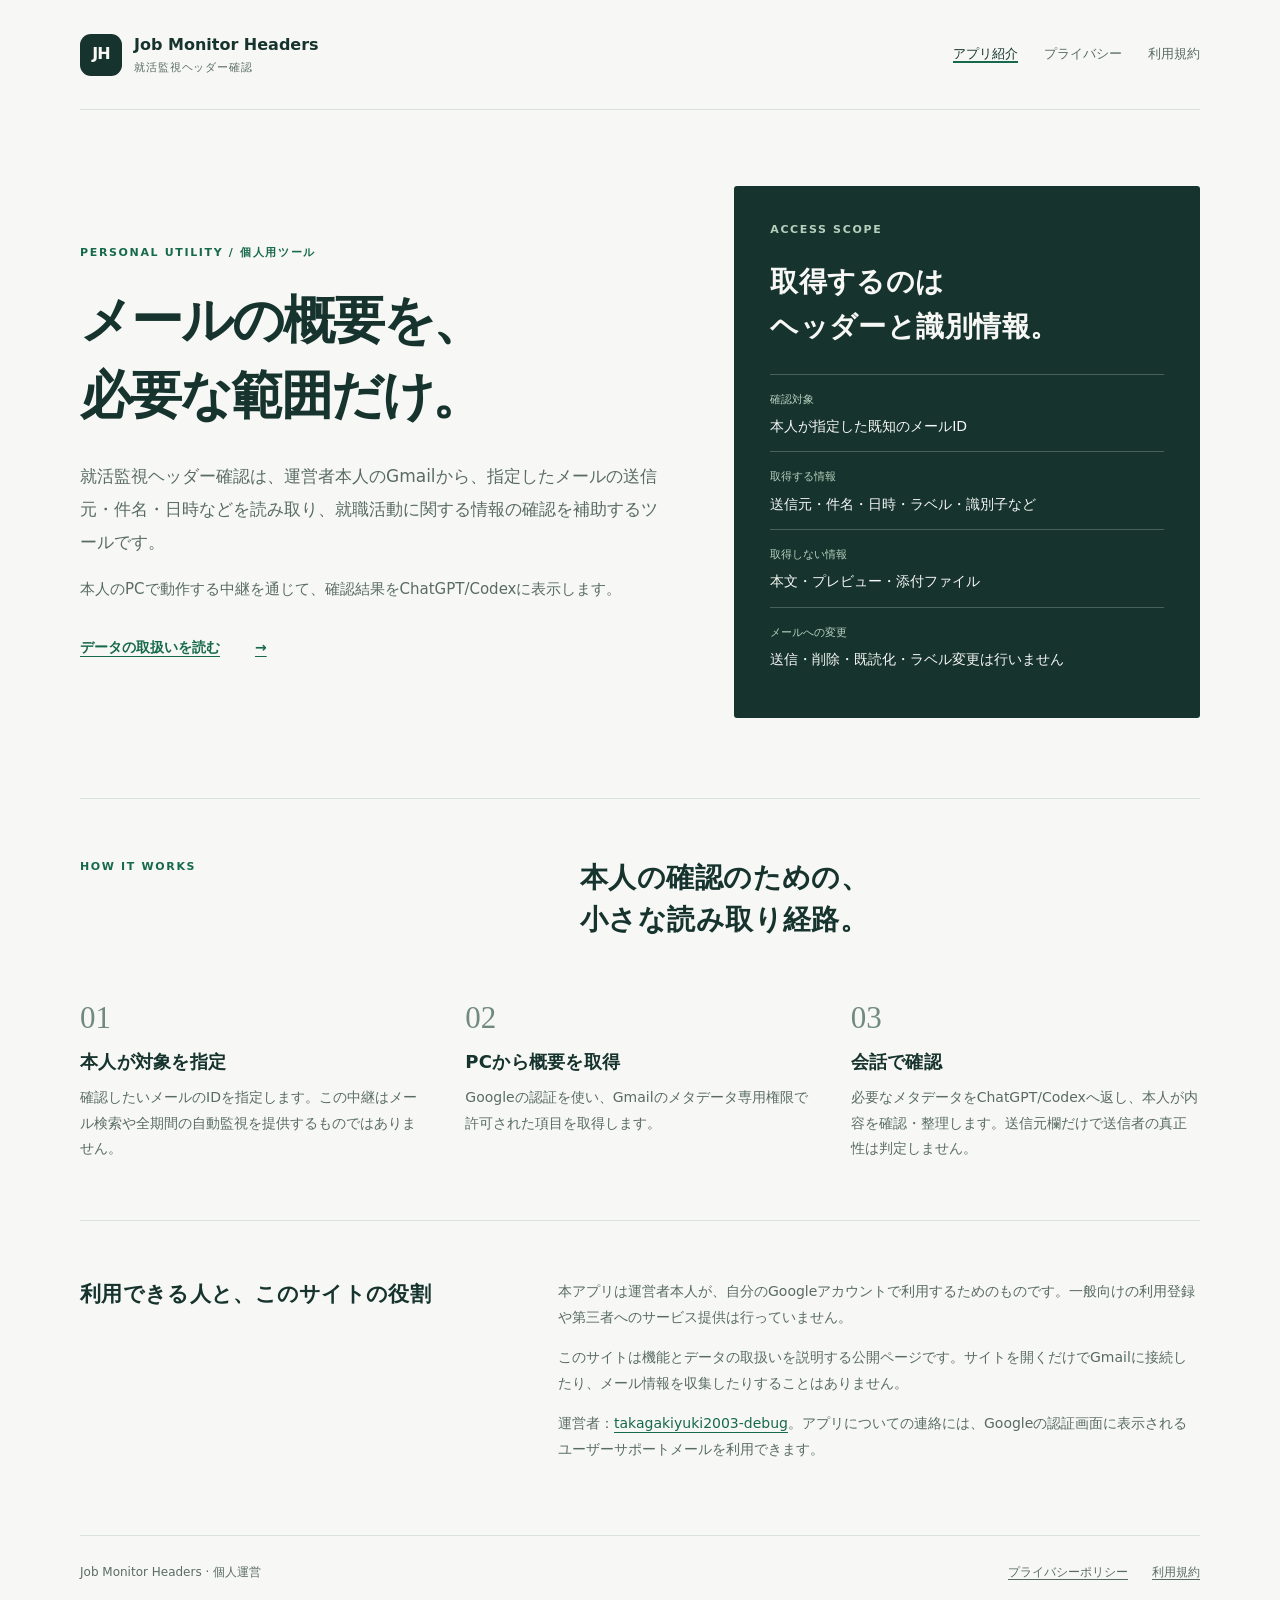
<file: index.html>
<!doctype html>
<html lang="ja">
<head>
  <meta charset="utf-8">
  <meta name="viewport" content="width=device-width,initial-scale=1">
  <meta name="description" content="就活監視ヘッダー確認（Job Monitor Headers）の機能とデータの取扱いを説明する個人用アプリの案内サイトです。">
  <meta name="robots" content="noindex,follow">
  <title>就活監視ヘッダー確認 | Job Monitor Headers</title>
  <link rel="stylesheet" href="style.css">
</head>
<body>
  <a class="skip" href="#main">本文へ移動</a>
  <header class="header wrap">
    <a class="brand" href="index.html"><span class="mark" aria-hidden="true">JH</span><span>Job Monitor Headers<small>就活監視ヘッダー確認</small></span></a>
    <nav aria-label="メインメニュー"><a href="index.html" aria-current="page">アプリ紹介</a><a href="privacy.html">プライバシー</a><a href="terms.html">利用規約</a></nav>
  </header>
  <main id="main" class="wrap">
    <section class="hero">
      <div><p class="eyebrow">PERSONAL UTILITY / 個人用ツール</p><h1>メールの概要を、<br>必要な範囲だけ。</h1><p class="lead">就活監視ヘッダー確認は、運営者本人のGmailから、指定したメールの送信元・件名・日時などを読み取り、就職活動に関する情報の確認を補助するツールです。</p><p>本人のPCで動作する中継を通じて、確認結果をChatGPT/Codexに表示します。</p><a class="text-link" href="privacy.html">データの取扱いを読む <span aria-hidden="true">→</span></a></div>
      <aside class="scope" aria-labelledby="scope-title"><p class="eyebrow">ACCESS SCOPE</p><h2 id="scope-title">取得するのは<br>ヘッダーと識別情報。</h2><dl><div><dt>確認対象</dt><dd>本人が指定した既知のメールID</dd></div><div><dt>取得する情報</dt><dd>送信元・件名・日時・ラベル・識別子など</dd></div><div><dt>取得しない情報</dt><dd>本文・プレビュー・添付ファイル</dd></div><div><dt>メールへの変更</dt><dd>送信・削除・既読化・ラベル変更は行いません</dd></div></dl></aside>
    </section>
    <section class="section"><div class="section-heading"><p class="eyebrow">HOW IT WORKS</p><h2>本人の確認のための、<br>小さな読み取り経路。</h2></div><ol class="steps"><li><span class="number">01</span><h3>本人が対象を指定</h3><p>確認したいメールのIDを指定します。この中継はメール検索や全期間の自動監視を提供するものではありません。</p></li><li><span class="number">02</span><h3>PCから概要を取得</h3><p>Googleの認証を使い、Gmailのメタデータ専用権限で許可された項目を取得します。</p></li><li><span class="number">03</span><h3>会話で確認</h3><p>必要なメタデータをChatGPT/Codexへ返し、本人が内容を確認・整理します。送信元欄だけで送信者の真正性は判定しません。</p></li></ol></section>
    <section class="section note-section"><h2>利用できる人と、このサイトの役割</h2><div><p>本アプリは運営者本人が、自分のGoogleアカウントで利用するためのものです。一般向けの利用登録や第三者へのサービス提供は行っていません。</p><p>このサイトは機能とデータの取扱いを説明する公開ページです。サイトを開くだけでGmailに接続したり、メール情報を収集したりすることはありません。</p><p>運営者：<a href="https://github.com/takagakiyuki2003-debug">takagakiyuki2003-debug</a>。アプリについての連絡には、Googleの認証画面に表示されるユーザーサポートメールを利用できます。</p></div></section>
  </main>
  <footer class="footer wrap"><span>Job Monitor Headers · 個人運営</span><div><a href="privacy.html">プライバシーポリシー</a><a href="terms.html">利用規約</a></div></footer>
</body>
</html>
</file>
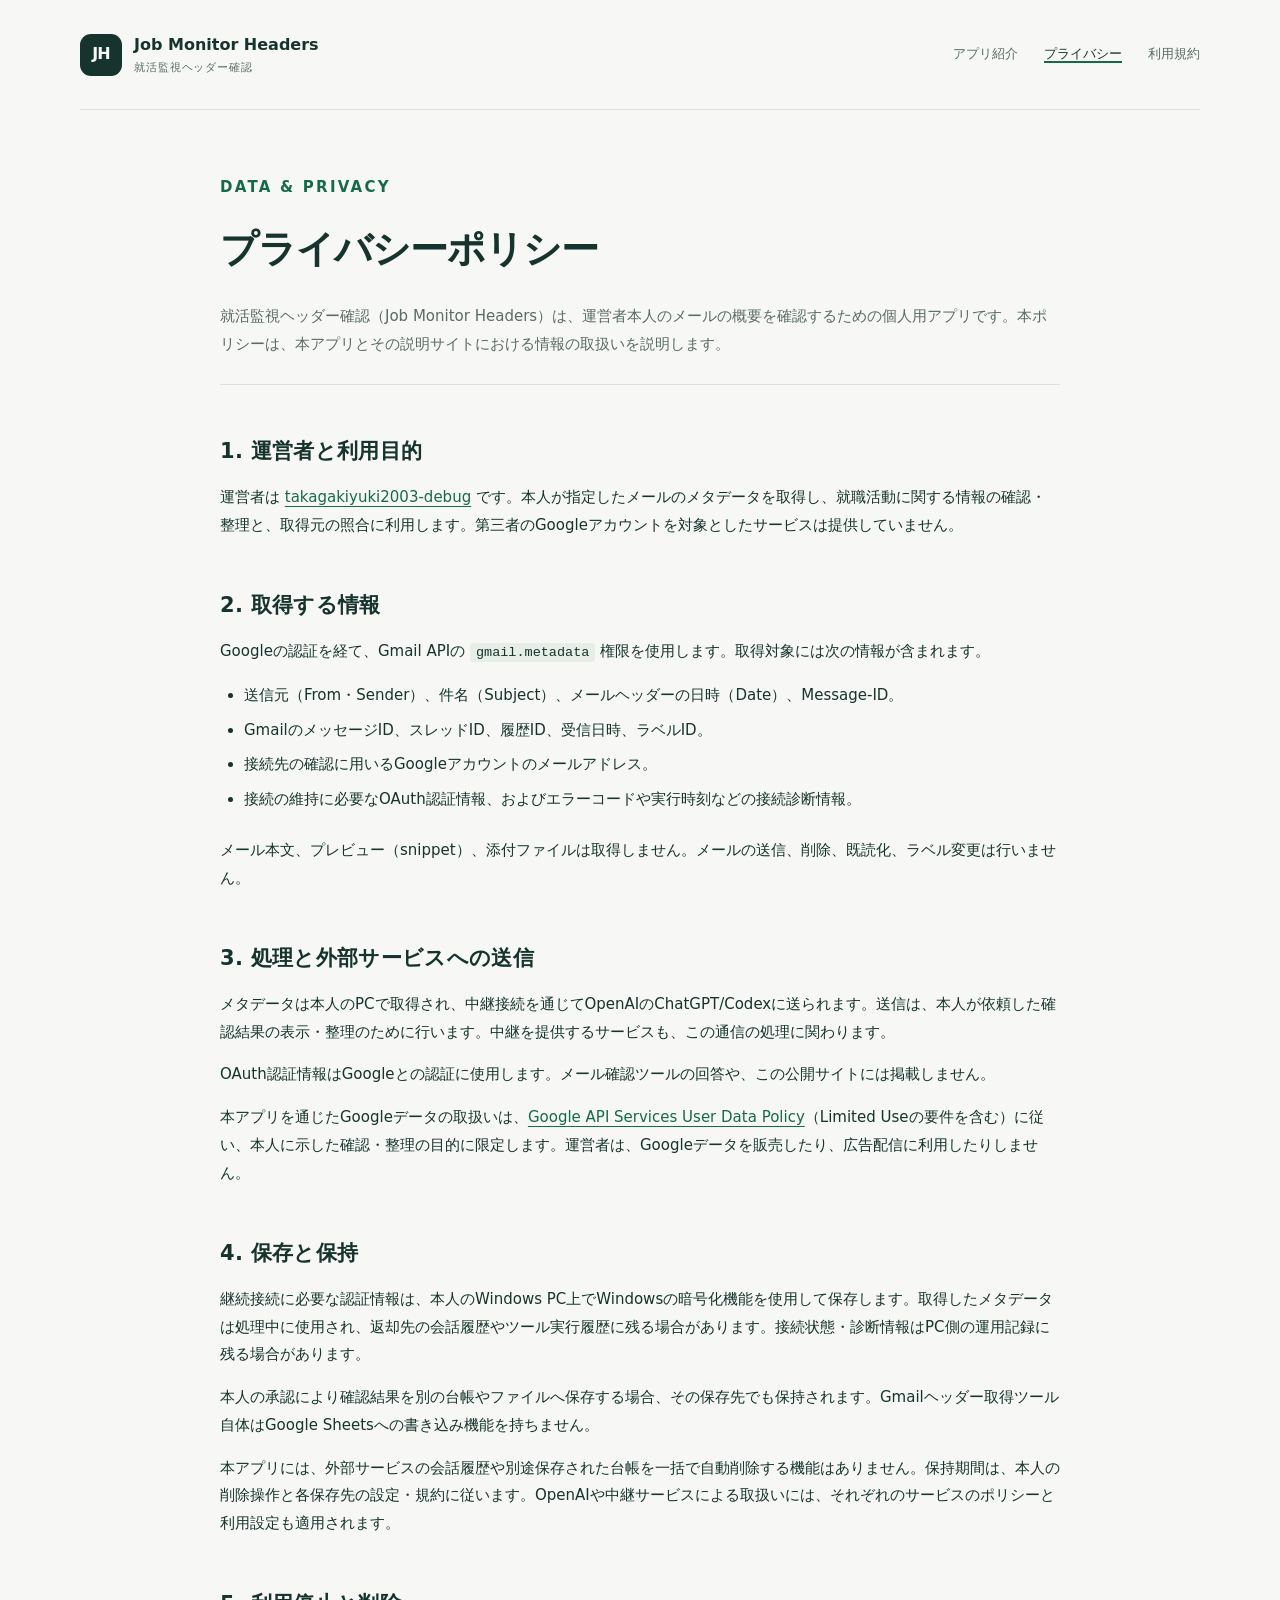
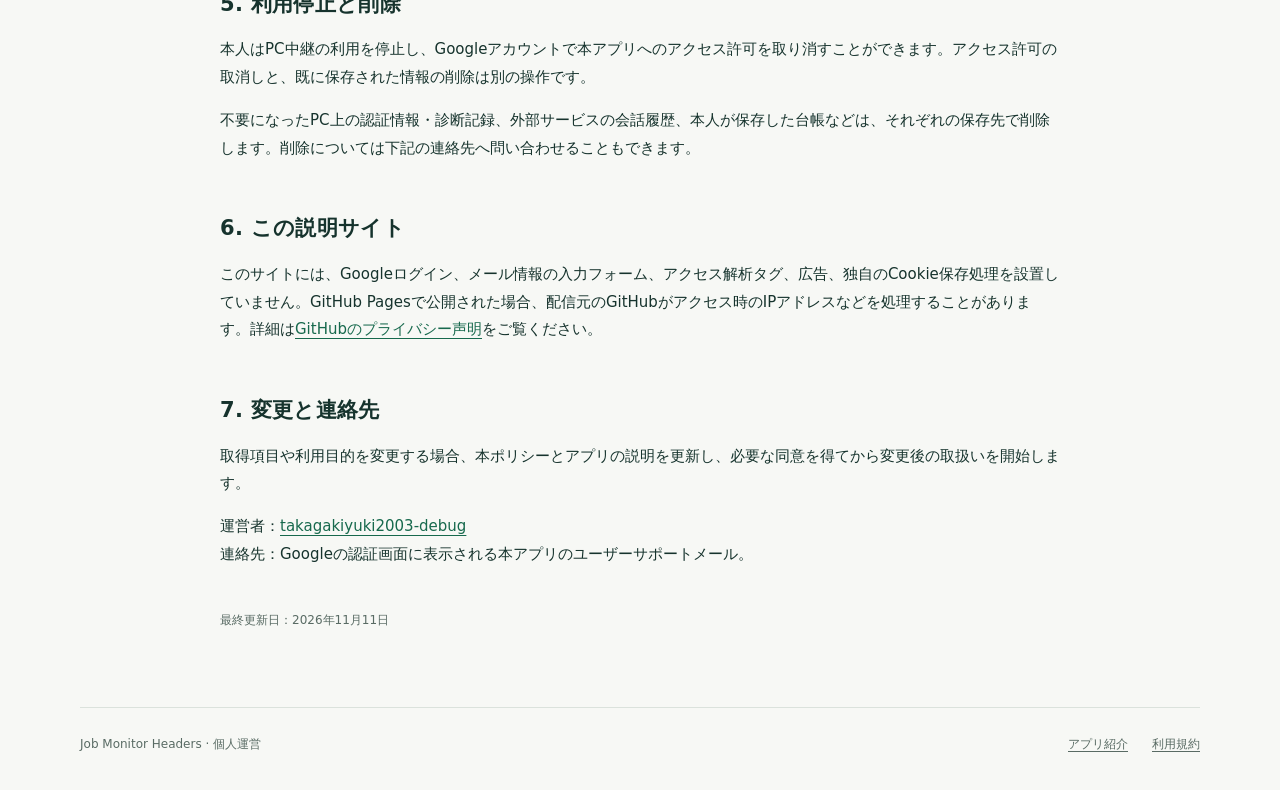
<file: privacy.html>
<!doctype html>
<html lang="ja">
<head><meta charset="utf-8"><meta name="viewport" content="width=device-width,initial-scale=1"><meta name="robots" content="noindex,follow"><meta name="description" content="就活監視ヘッダー確認が取得する情報、利用目的、外部サービスへの送信、保存と削除について。"><title>プライバシーポリシー | 就活監視ヘッダー確認</title><link rel="stylesheet" href="style.css"></head>
<body>
  <a class="skip" href="#main">本文へ移動</a>
  <header class="header wrap"><a class="brand" href="index.html"><span class="mark" aria-hidden="true">JH</span><span>Job Monitor Headers<small>就活監視ヘッダー確認</small></span></a><nav aria-label="メインメニュー"><a href="index.html">アプリ紹介</a><a href="privacy.html" aria-current="page">プライバシー</a><a href="terms.html">利用規約</a></nav></header>
  <main id="main" class="document wrap"><p class="eyebrow">DATA &amp; PRIVACY</p><h1>プライバシーポリシー</h1><p class="document-intro">就活監視ヘッダー確認（Job Monitor Headers）は、運営者本人のメールの概要を確認するための個人用アプリです。本ポリシーは、本アプリとその説明サイトにおける情報の取扱いを説明します。</p>
    <section><h2>1. 運営者と利用目的</h2><p>運営者は <a href="https://github.com/takagakiyuki2003-debug">takagakiyuki2003-debug</a> です。本人が指定したメールのメタデータを取得し、就職活動に関する情報の確認・整理と、取得元の照合に利用します。第三者のGoogleアカウントを対象としたサービスは提供していません。</p></section>
    <section><h2>2. 取得する情報</h2><p>Googleの認証を経て、Gmail APIの <code>gmail.metadata</code> 権限を使用します。取得対象には次の情報が含まれます。</p><ul><li>送信元（From・Sender）、件名（Subject）、メールヘッダーの日時（Date）、Message-ID。</li><li>GmailのメッセージID、スレッドID、履歴ID、受信日時、ラベルID。</li><li>接続先の確認に用いるGoogleアカウントのメールアドレス。</li><li>接続の維持に必要なOAuth認証情報、およびエラーコードや実行時刻などの接続診断情報。</li></ul><p>メール本文、プレビュー（snippet）、添付ファイルは取得しません。メールの送信、削除、既読化、ラベル変更は行いません。</p></section>
    <section><h2>3. 処理と外部サービスへの送信</h2><p>メタデータは本人のPCで取得され、中継接続を通じてOpenAIのChatGPT/Codexに送られます。送信は、本人が依頼した確認結果の表示・整理のために行います。中継を提供するサービスも、この通信の処理に関わります。</p><p>OAuth認証情報はGoogleとの認証に使用します。メール確認ツールの回答や、この公開サイトには掲載しません。</p><p>本アプリを通じたGoogleデータの取扱いは、<a href="https://developers.google.com/terms/api-services-user-data-policy">Google API Services User Data Policy</a>（Limited Useの要件を含む）に従い、本人に示した確認・整理の目的に限定します。運営者は、Googleデータを販売したり、広告配信に利用したりしません。</p></section>
    <section><h2>4. 保存と保持</h2><p>継続接続に必要な認証情報は、本人のWindows PC上でWindowsの暗号化機能を使用して保存します。取得したメタデータは処理中に使用され、返却先の会話履歴やツール実行履歴に残る場合があります。接続状態・診断情報はPC側の運用記録に残る場合があります。</p><p>本人の承認により確認結果を別の台帳やファイルへ保存する場合、その保存先でも保持されます。Gmailヘッダー取得ツール自体はGoogle Sheetsへの書き込み機能を持ちません。</p><p>本アプリには、外部サービスの会話履歴や別途保存された台帳を一括で自動削除する機能はありません。保持期間は、本人の削除操作と各保存先の設定・規約に従います。OpenAIや中継サービスによる取扱いには、それぞれのサービスのポリシーと利用設定も適用されます。</p></section>
    <section><h2>5. 利用停止と削除</h2><p>本人はPC中継の利用を停止し、Googleアカウントで本アプリへのアクセス許可を取り消すことができます。アクセス許可の取消しと、既に保存された情報の削除は別の操作です。</p><p>不要になったPC上の認証情報・診断記録、外部サービスの会話履歴、本人が保存した台帳などは、それぞれの保存先で削除します。削除については下記の連絡先へ問い合わせることもできます。</p></section>
    <section><h2>6. この説明サイト</h2><p>このサイトには、Googleログイン、メール情報の入力フォーム、アクセス解析タグ、広告、独自のCookie保存処理を設置していません。GitHub Pagesで公開された場合、配信元のGitHubがアクセス時のIPアドレスなどを処理することがあります。詳細は<a href="https://docs.github.com/en/site-policy/privacy-policies/github-general-privacy-statement">GitHubのプライバシー声明</a>をご覧ください。</p></section>
    <section><h2>7. 変更と連絡先</h2><p>取得項目や利用目的を変更する場合、本ポリシーとアプリの説明を更新し、必要な同意を得てから変更後の取扱いを開始します。</p><p>運営者：<a href="https://github.com/takagakiyuki2003-debug">takagakiyuki2003-debug</a><br>連絡先：Googleの認証画面に表示される本アプリのユーザーサポートメール。</p><p class="updated">最終更新日：2026年11月11日</p></section>
  </main>
  <footer class="footer wrap"><span>Job Monitor Headers · 個人運営</span><div><a href="index.html">アプリ紹介</a><a href="terms.html">利用規約</a></div></footer>
</body>
</html>
</file>
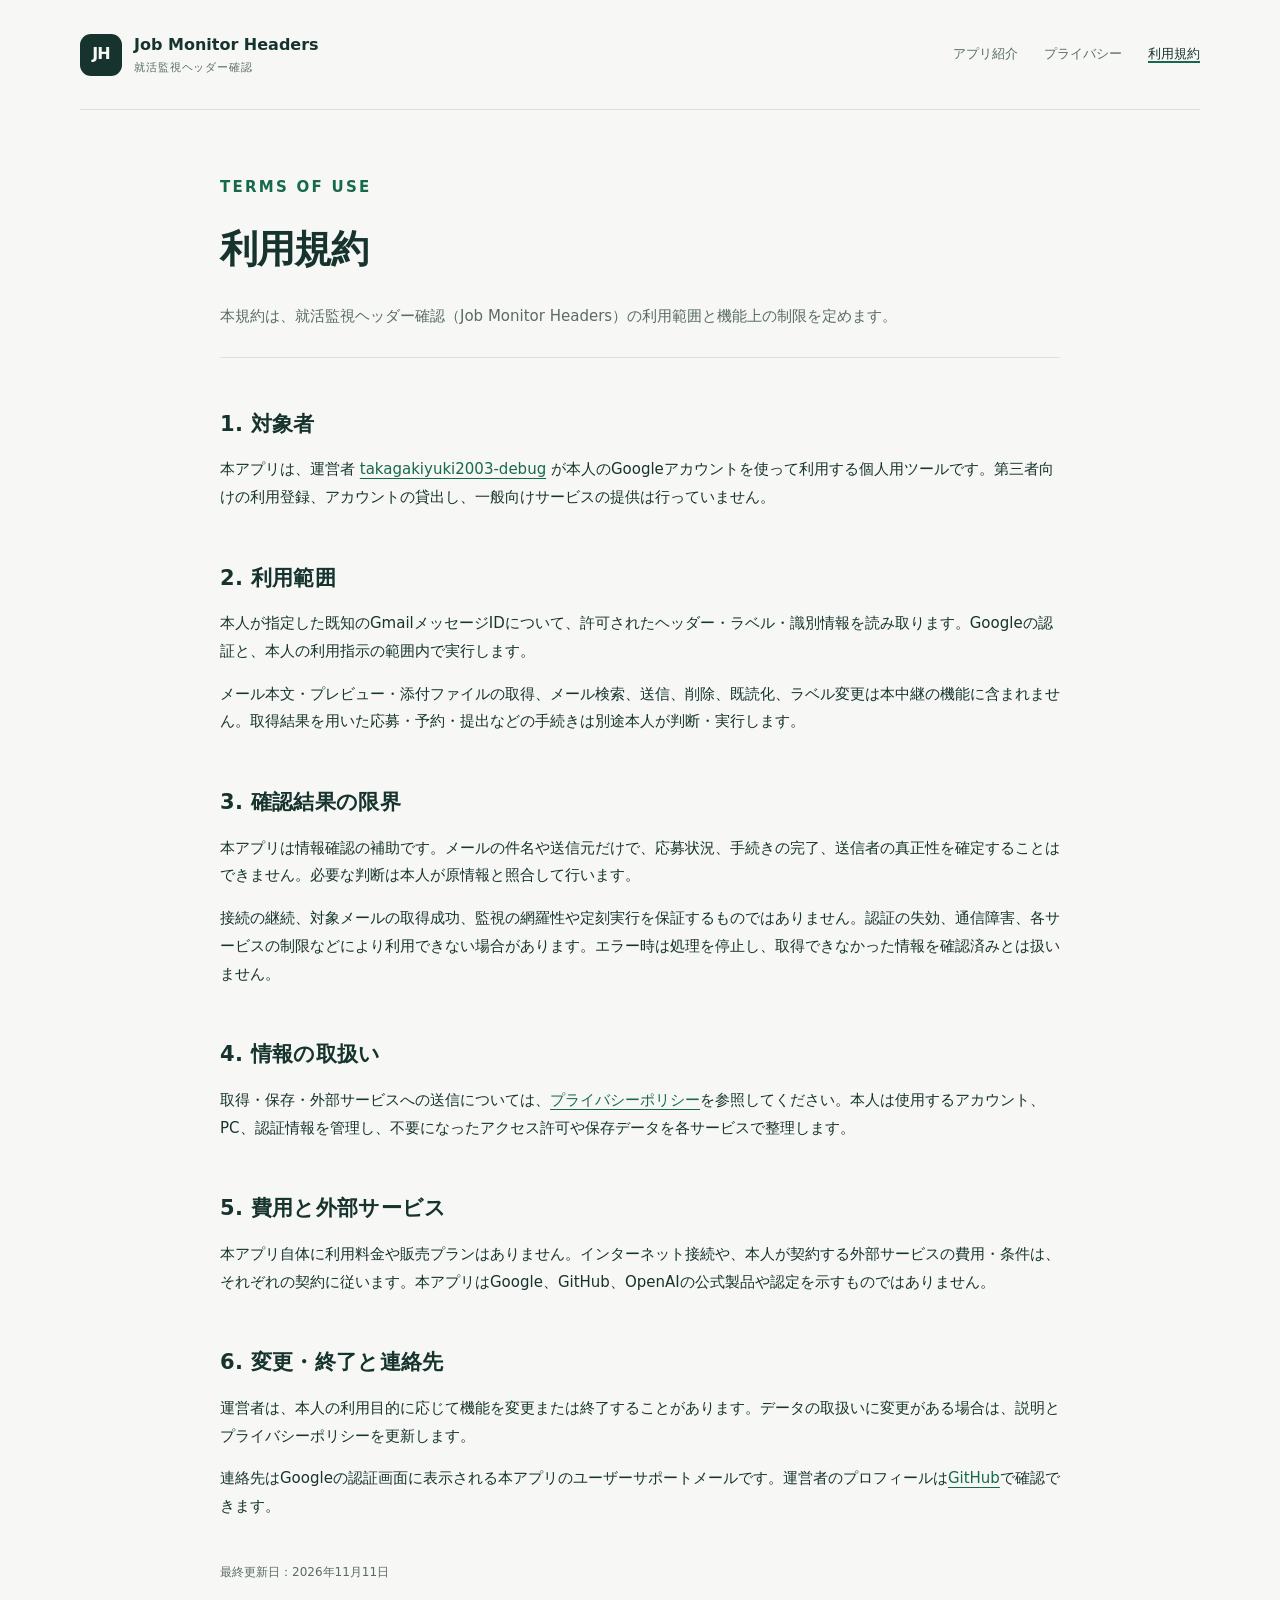
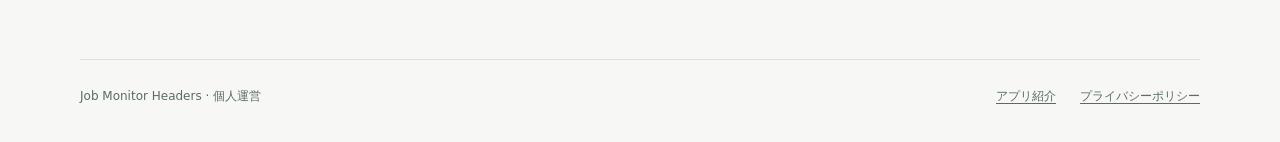
<file: terms.html>
<!doctype html>
<html lang="ja">
<head><meta charset="utf-8"><meta name="viewport" content="width=device-width,initial-scale=1"><meta name="robots" content="noindex,follow"><meta name="description" content="就活監視ヘッダー確認の対象者、利用範囲、機能上の制限について。"><title>利用規約 | 就活監視ヘッダー確認</title><link rel="stylesheet" href="style.css"></head>
<body>
  <a class="skip" href="#main">本文へ移動</a>
  <header class="header wrap"><a class="brand" href="index.html"><span class="mark" aria-hidden="true">JH</span><span>Job Monitor Headers<small>就活監視ヘッダー確認</small></span></a><nav aria-label="メインメニュー"><a href="index.html">アプリ紹介</a><a href="privacy.html">プライバシー</a><a href="terms.html" aria-current="page">利用規約</a></nav></header>
  <main id="main" class="document wrap"><p class="eyebrow">TERMS OF USE</p><h1>利用規約</h1><p class="document-intro">本規約は、就活監視ヘッダー確認（Job Monitor Headers）の利用範囲と機能上の制限を定めます。</p>
    <section><h2>1. 対象者</h2><p>本アプリは、運営者 <a href="https://github.com/takagakiyuki2003-debug">takagakiyuki2003-debug</a> が本人のGoogleアカウントを使って利用する個人用ツールです。第三者向けの利用登録、アカウントの貸出し、一般向けサービスの提供は行っていません。</p></section>
    <section><h2>2. 利用範囲</h2><p>本人が指定した既知のGmailメッセージIDについて、許可されたヘッダー・ラベル・識別情報を読み取ります。Googleの認証と、本人の利用指示の範囲内で実行します。</p><p>メール本文・プレビュー・添付ファイルの取得、メール検索、送信、削除、既読化、ラベル変更は本中継の機能に含まれません。取得結果を用いた応募・予約・提出などの手続きは別途本人が判断・実行します。</p></section>
    <section><h2>3. 確認結果の限界</h2><p>本アプリは情報確認の補助です。メールの件名や送信元だけで、応募状況、手続きの完了、送信者の真正性を確定することはできません。必要な判断は本人が原情報と照合して行います。</p><p>接続の継続、対象メールの取得成功、監視の網羅性や定刻実行を保証するものではありません。認証の失効、通信障害、各サービスの制限などにより利用できない場合があります。エラー時は処理を停止し、取得できなかった情報を確認済みとは扱いません。</p></section>
    <section><h2>4. 情報の取扱い</h2><p>取得・保存・外部サービスへの送信については、<a href="privacy.html">プライバシーポリシー</a>を参照してください。本人は使用するアカウント、PC、認証情報を管理し、不要になったアクセス許可や保存データを各サービスで整理します。</p></section>
    <section><h2>5. 費用と外部サービス</h2><p>本アプリ自体に利用料金や販売プランはありません。インターネット接続や、本人が契約する外部サービスの費用・条件は、それぞれの契約に従います。本アプリはGoogle、GitHub、OpenAIの公式製品や認定を示すものではありません。</p></section>
    <section><h2>6. 変更・終了と連絡先</h2><p>運営者は、本人の利用目的に応じて機能を変更または終了することがあります。データの取扱いに変更がある場合は、説明とプライバシーポリシーを更新します。</p><p>連絡先はGoogleの認証画面に表示される本アプリのユーザーサポートメールです。運営者のプロフィールは<a href="https://github.com/takagakiyuki2003-debug">GitHub</a>で確認できます。</p><p class="updated">最終更新日：2026年11月11日</p></section>
  </main>
  <footer class="footer wrap"><span>Job Monitor Headers · 個人運営</span><div><a href="index.html">アプリ紹介</a><a href="privacy.html">プライバシーポリシー</a></div></footer>
</body>
</html>
</file>
<file: style.css>
:root{color-scheme:light;--paper:#f7f8f5;--ink:#16332d;--muted:#596b64;--line:#dbe2dc;--accent:#17694d;--tint:#e7eee7;--white:#fff;font-family:system-ui,-apple-system,"Segoe UI","Noto Sans JP","Yu Gothic UI",sans-serif}*{box-sizing:border-box}html{scroll-behavior:smooth}body{margin:0;background:var(--paper);color:var(--ink);font-size:16px;line-height:1.85}a{color:var(--accent);text-underline-offset:.25em}a:hover{text-decoration-thickness:2px}a:focus-visible{outline:3px solid #dda641;outline-offset:5px}.wrap{width:min(1120px,calc(100% - 64px));margin-inline:auto}.header{display:flex;align-items:center;justify-content:space-between;gap:24px;min-height:110px;border-bottom:1px solid var(--line)}.brand{display:flex;align-items:center;gap:12px;color:var(--ink);font-weight:700;text-decoration:none;line-height:1.4}.brand small{display:block;font-size:11px;letter-spacing:.08em;font-weight:500;color:var(--muted);margin-top:4px}.mark{display:grid;place-items:center;background:var(--ink);color:var(--paper);width:42px;height:42px;border-radius:11px;font-size:16px;letter-spacing:-.06em}nav{display:flex;gap:26px;align-items:center;font-size:13px}nav a{color:var(--muted);text-decoration:none;white-space:nowrap}nav a[aria-current]{color:var(--ink);text-decoration:underline;text-decoration-color:var(--accent);text-decoration-thickness:2px}.hero{display:grid;grid-template-columns:1.25fr 1fr;gap:72px;align-items:center;padding:76px 0 80px}.eyebrow{font-size:11px;font-weight:700;letter-spacing:.15em;color:var(--accent);margin:0 0 20px}h1,h2,h3{line-height:1.5;letter-spacing:.015em}h1{font-size:clamp(34px,4.2vw,52px);font-weight:650;line-height:1.45;letter-spacing:-.04em;margin:0 0 26px}h2{font-size:25px;font-weight:650;margin:0 0 20px}h3{font-size:18px;margin:10px 0}.hero p:not(.eyebrow){max-width:580px;color:var(--muted);font-size:15px}.hero .lead{font-size:17px!important;line-height:1.95}.text-link{display:inline-flex;align-items:center;gap:35px;margin-top:16px;font-size:14px;font-weight:650}.scope{background:var(--ink);color:var(--paper);padding:34px 36px;border-radius:3px}.scope .eyebrow{color:#b4d1be}.scope h2{font-size:28px;line-height:1.6}.scope dl{margin:24px 0 0}.scope dl div{border-top:1px solid #496259;padding:15px 0 12px}.scope dt{font-size:11px;color:#b4d1be;margin-bottom:4px}.scope dd{margin:0;font-size:14px;line-height:1.8}.section{padding:58px 0;border-top:1px solid var(--line)}.section-heading{display:flex;justify-content:space-between;gap:28px;align-items:start}.section-heading h2{font-size:28px;max-width:620px;width:65%}.steps{display:grid;grid-template-columns:repeat(3,1fr);gap:36px;list-style:none;margin:38px 0 0;padding:0}.number{font-family:Georgia,serif;font-size:31px;line-height:1.2;color:#708b7c}.steps p{font-size:14px;color:var(--muted);margin:0}.note-section{display:grid;grid-template-columns:1fr 1.5fr;gap:50px}.note-section h2{font-size:21px}.note-section p{font-size:14px;color:var(--muted);margin-top:0}.footer{border-top:1px solid var(--line);padding:25px 0 35px;display:flex;justify-content:space-between;gap:24px;font-size:12px;color:var(--muted)}.footer div{display:flex;gap:24px}.footer a{color:var(--muted)}.document{max-width:840px;padding-top:64px;padding-bottom:64px}.document h1{font-size:38px;letter-spacing:-.025em}.document-intro{font-size:17px;color:var(--muted);padding-bottom:26px;border-bottom:1px solid var(--line)}.document section{padding-top:20px}.document h2{font-size:21px;margin:16px 0}.document p,.document li{font-size:15px}.document ul{padding-left:1.5em}.document li{padding-bottom:7px}.document code{font-size:.9em;overflow-wrap:anywhere;background:var(--tint);padding:2px 6px;border-radius:3px}.document a{overflow-wrap:anywhere}.updated{margin-top:40px;font-size:12px!important;color:var(--muted)}.skip{position:absolute;left:12px;top:-80px;z-index:10;background:var(--white);padding:8px 20px}.skip:focus{top:10px}@media(max-width:780px){.wrap{width:calc(100% - 40px)}.header{align-items:flex-start;flex-direction:column;gap:20px;padding:24px 0}.header nav{gap:24px;font-size:12px}.hero{grid-template-columns:1fr;gap:32px;padding:44px 0}.scope{padding:28px}.scope h2 br{display:none}.hero h1{font-size:38px}.section{padding:38px 0}.section-heading{display:block}.section-heading h2{width:auto;font-size:25px}.steps{grid-template-columns:1fr;gap:26px;margin-top:24px}.steps li{padding-left:44px;position:relative}.number{position:absolute;left:0;top:7px;font-size:25px}.note-section{grid-template-columns:1fr;gap:5px}.footer{flex-direction:column;gap:8px}.document{padding-top:40px}.document h1{font-size:30px}.document h2{font-size:20px}}@media(prefers-reduced-motion:reduce){html{scroll-behavior:auto}}
</file>
